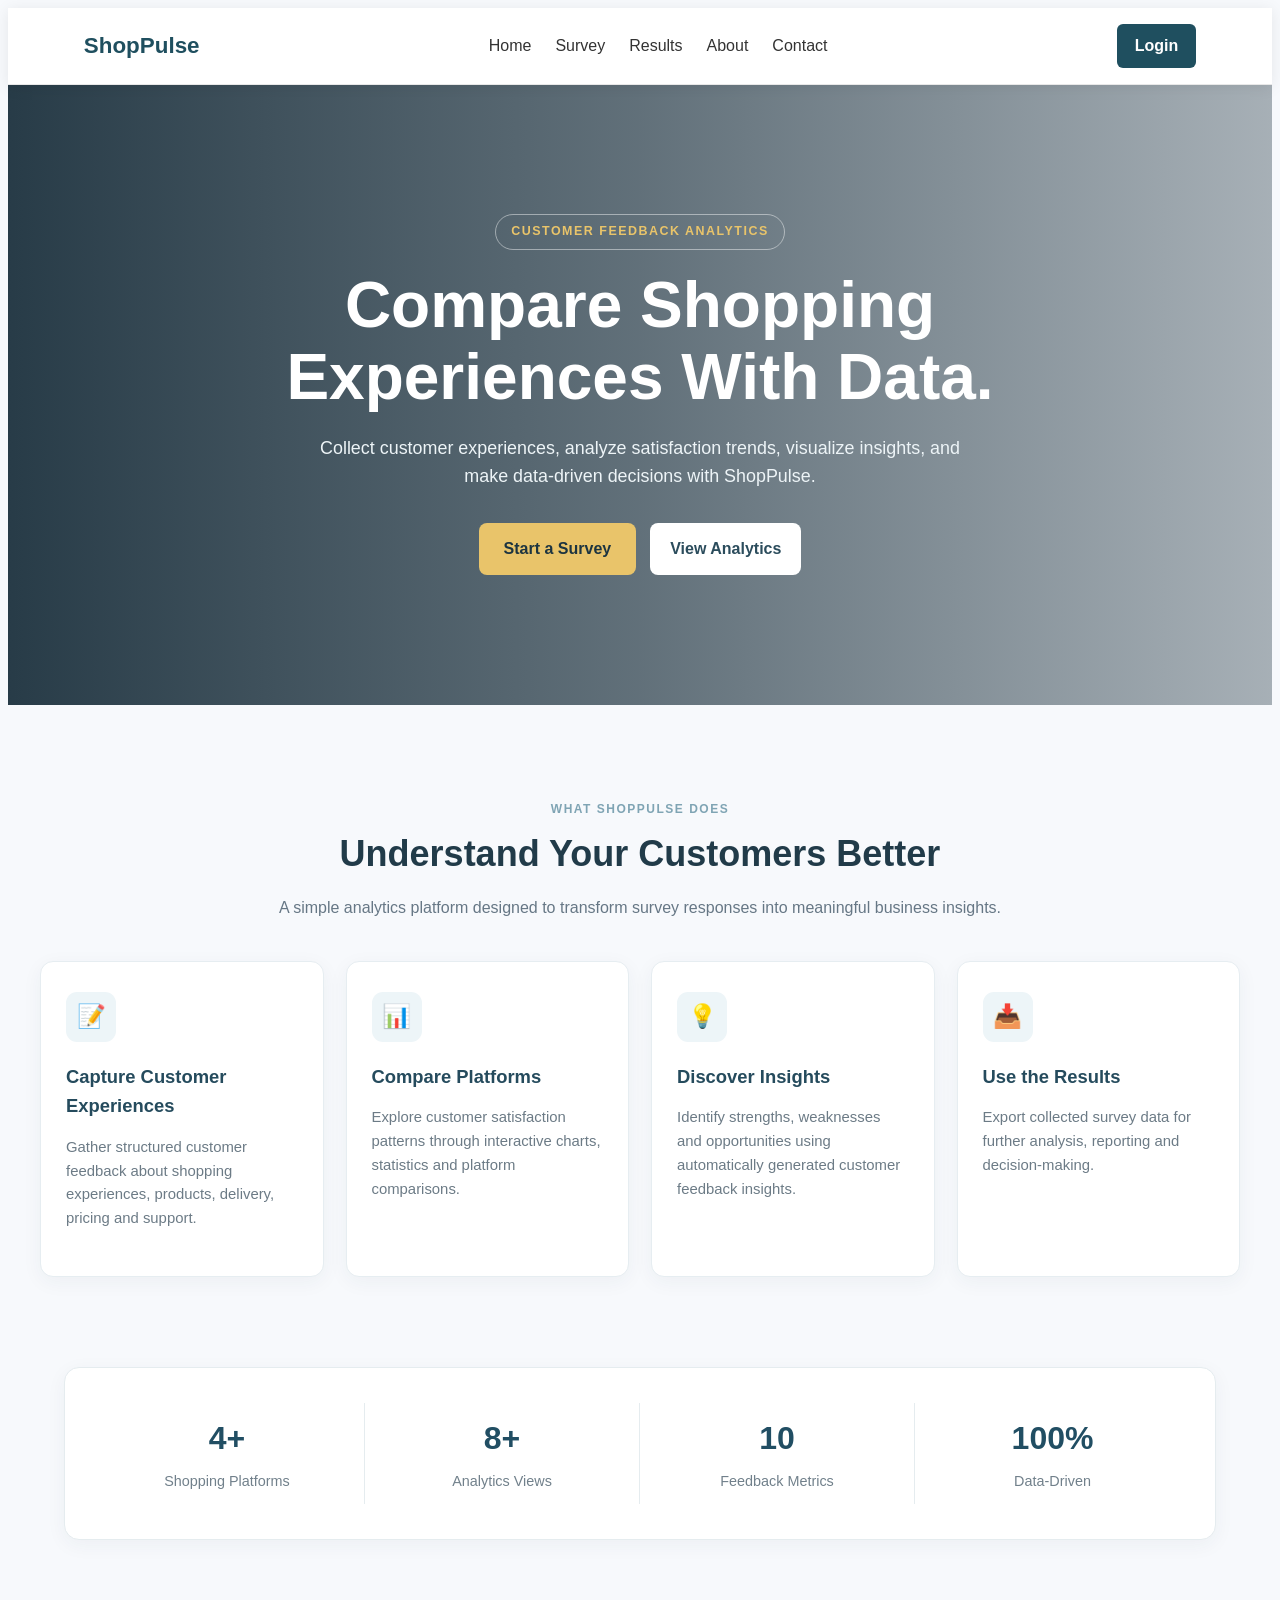
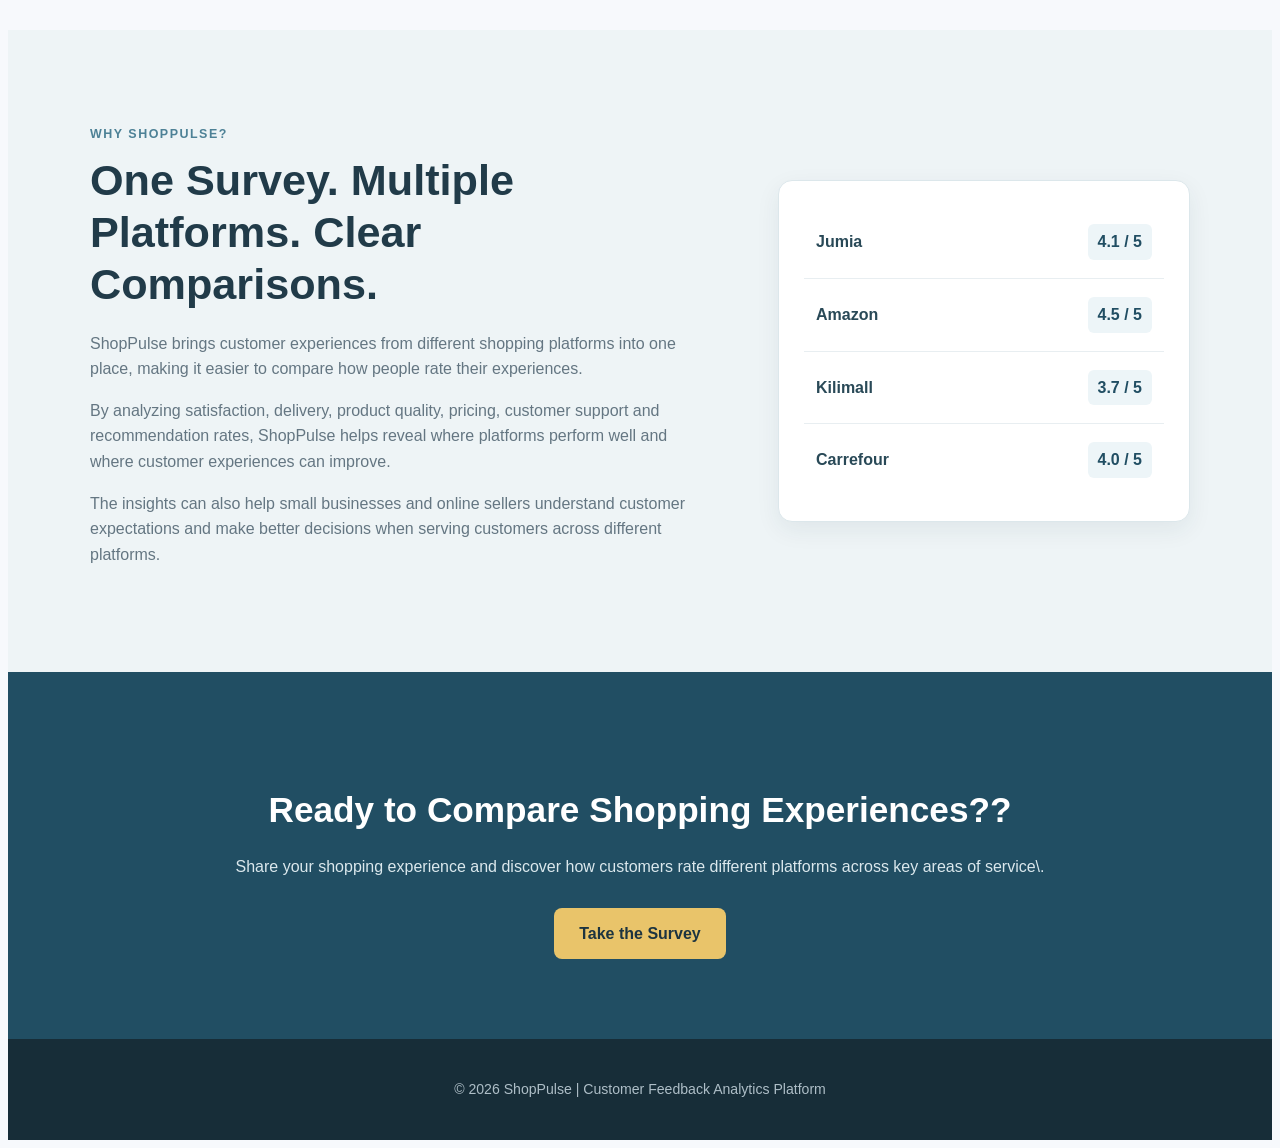
<file: index.html>
﻿<!DOCTYPE html>
<html lang="en">
<head>
    <meta charset="UTF-8">
    <meta name="viewport" content="width=device-width, initial-scale=1.0">
    <meta name="description" content="ShopPulse - Customer Feedback Analytics Platform">
    <title>ShopPulse | Customer Feedback Analytics</title>
    <link rel="stylesheet" href="css/styles.css">
</head>

<body>
<header class="simple-nav">
    <a href="index.html" class="simple-logo">ShopPulse</a>
    <nav>
        <a href="index.html">Home</a>
        <a href="survey.html">Survey</a>
        <a href="results.html">Results</a>
        <a href="about.html">About</a>
        <a href="contact.html">Contact</a>
    </nav>
    <a href="login.html" class="nav-login">Login</a>
</header>




<main>

<section class="hero">
    <div class="hero-overlay"></div>

    <div class="hero-content">
        <span class="hero-badge">CUSTOMER FEEDBACK ANALYTICS</span>

        <h2>Compare Shopping Experiences With Data.</h2>

        <p>
            Collect customer experiences, analyze satisfaction trends,
            visualize insights, and make data-driven decisions with ShopPulse.
        </p>

        <div class="hero-actions">
            <a href="survey.html" class="cta-button">Start a Survey</a>
            <a href="results.html" class="secondary-button">View Analytics</a>
        </div>
    </div>
</section>

<section class="features-section">

    <div class="section-heading">
        <span>WHAT SHOPPULSE DOES</span>
        <h2>Understand Your Customers Better</h2>
        <p>
            A simple analytics platform designed to transform survey responses
            into meaningful business insights.
        </p>
    </div>

    <div class="features-grid">

        <article class="feature-card">
            <div class="feature-icon">📝</div>
            <h3>Capture Customer Experiences</h3>
            <p>
                Gather structured customer feedback about shopping experiences,
                products, delivery, pricing and support.
            </p>
        </article>

        <article class="feature-card">
            <div class="feature-icon">📊</div>
            <h3>Compare Platforms</h3>
            <p>
                Explore customer satisfaction patterns through interactive
                charts, statistics and platform comparisons.
            </p>
        </article>

        <article class="feature-card">
            <div class="feature-icon">💡</div>
            <h3>Discover Insights</h3>
            <p>
                Identify strengths, weaknesses and opportunities using
                automatically generated customer feedback insights.
            </p>
        </article>

        <article class="feature-card">
            <div class="feature-icon">📥</div>
            <h3>Use the Results</h3>
            <p>
                Export collected survey data for further analysis,
                reporting and decision-making.
            </p>
        </article>

    </div>

</section>

<section class="stats-section">

    <div class="stat">
        <strong>4+</strong>
        <span>Shopping Platforms</span>
    </div>

    <div class="stat">
        <strong>8+</strong>
        <span>Analytics Views</span>
    </div>

    <div class="stat">
        <strong>10</strong>
        <span>Feedback Metrics</span>
    </div>

    <div class="stat">
        <strong>100%</strong>
        <span>Data-Driven</span>
    </div>

</section>

<section class="purpose-section">

    <div class="purpose-content">

        <div class="purpose-text">
            <span>WHY SHOPPULSE?</span>

            <h2>One Survey. Multiple Platforms. Clear Comparisons.</h2>

            <p>
                ShopPulse brings customer experiences from different shopping
                platforms into one place, making it easier to compare how
                people rate their experiences.
            </p>

            <p>
                By analyzing satisfaction, delivery, product quality, pricing,
                customer support and recommendation rates, ShopPulse helps
                reveal where platforms perform well and where customer
                experiences can improve.
            </p>

            <p>
                The insights can also help small businesses and online sellers
                understand customer expectations and make better decisions
                when serving customers across different platforms.
            </p>
        </div>

        <div class="comparison-preview">

            <div class="comparison-item">
                <strong>Jumia</strong>
                <span>4.1 / 5</span>
            </div>

            <div class="comparison-item">
                <strong>Amazon</strong>
                <span>4.5 / 5</span>
            </div>

            <div class="comparison-item">
                <strong>Kilimall</strong>
                <span>3.7 / 5</span>
            </div>

            <div class="comparison-item">
                <strong>Carrefour</strong>
                <span>4.0 / 5</span>
            </div>

        </div>

    </div>

</section>
<section class="cta-section">

    <h2>Ready to Compare Shopping Experiences??</h2>

    <p>
        Share your shopping experience and discover how customers rate different platforms across key areas of service\.
    </p>

    <a href="survey.html" class="cta-button">Take the Survey</a>

</section>

</main>

<footer>
    <p>&copy; 2026 ShopPulse | Customer Feedback Analytics Platform</p>
</footer>

<script src="js/app.js"></script>

</body>
</html>
</file>
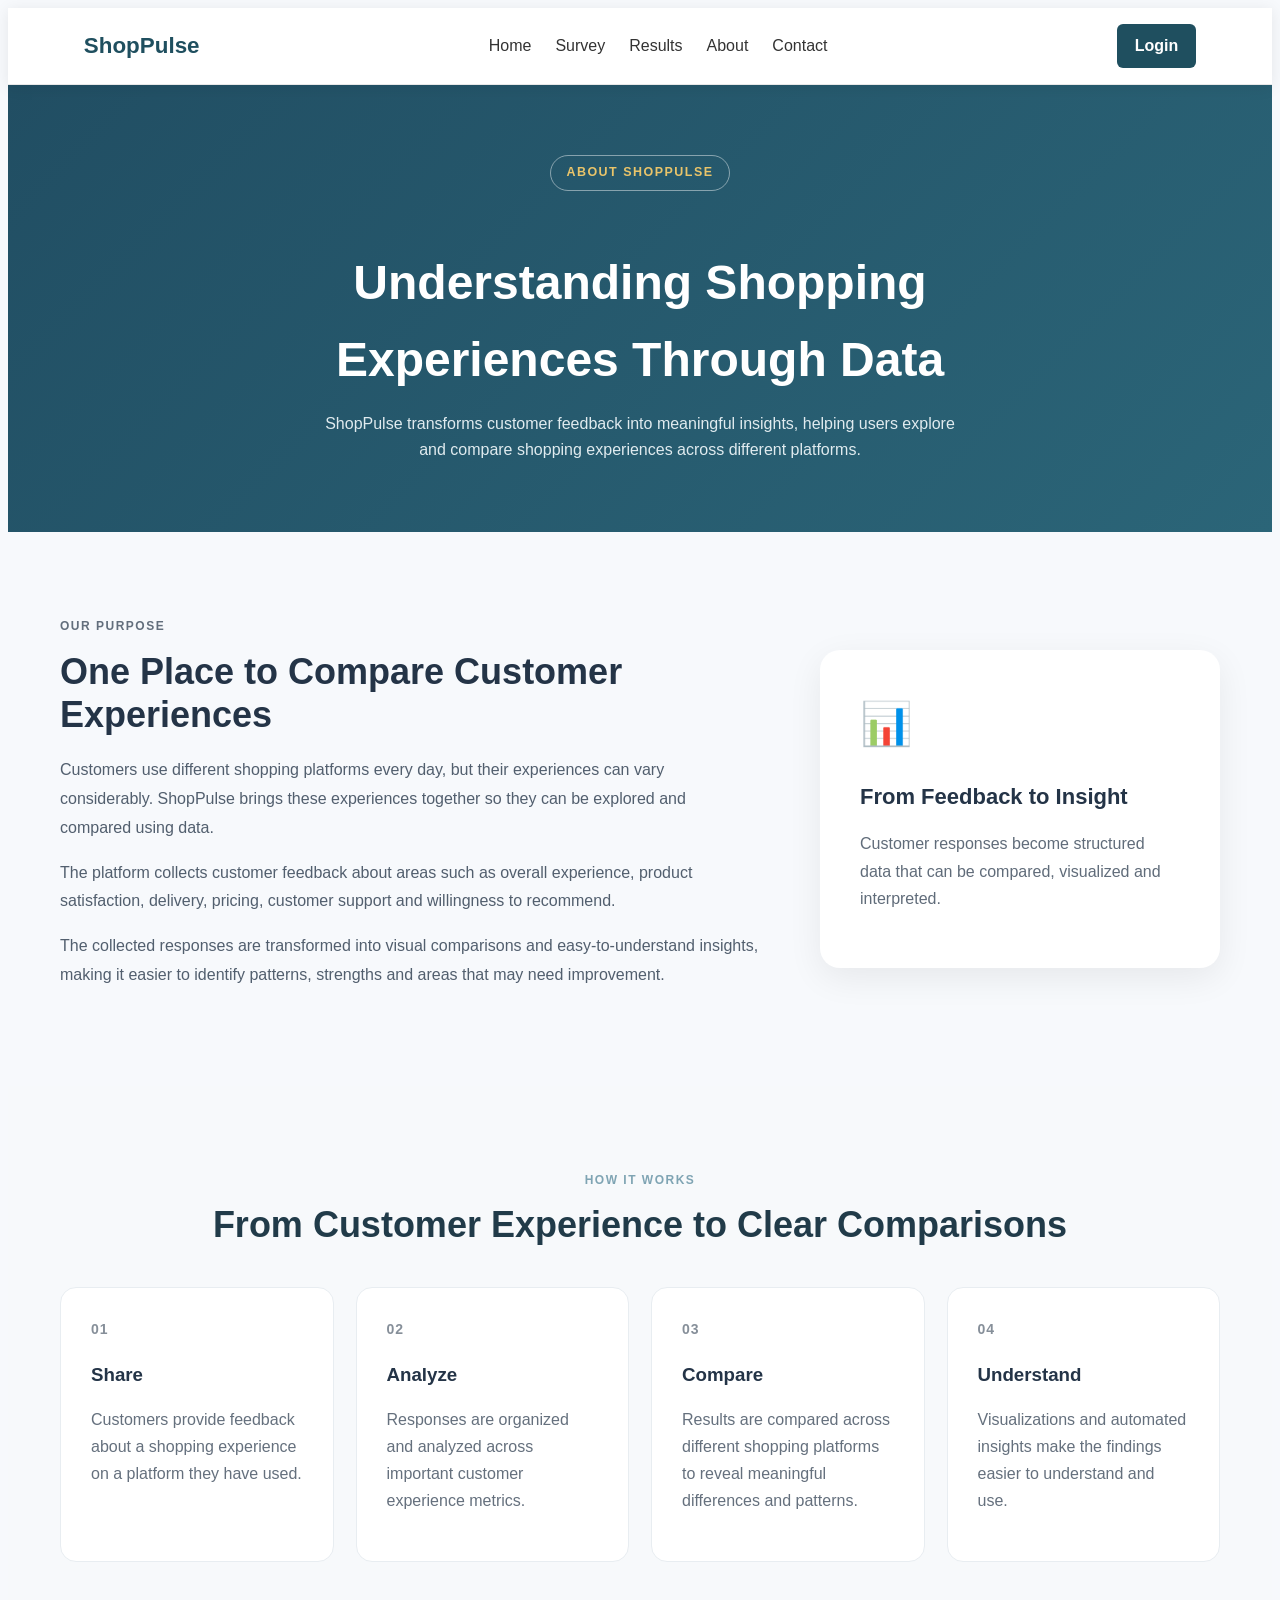
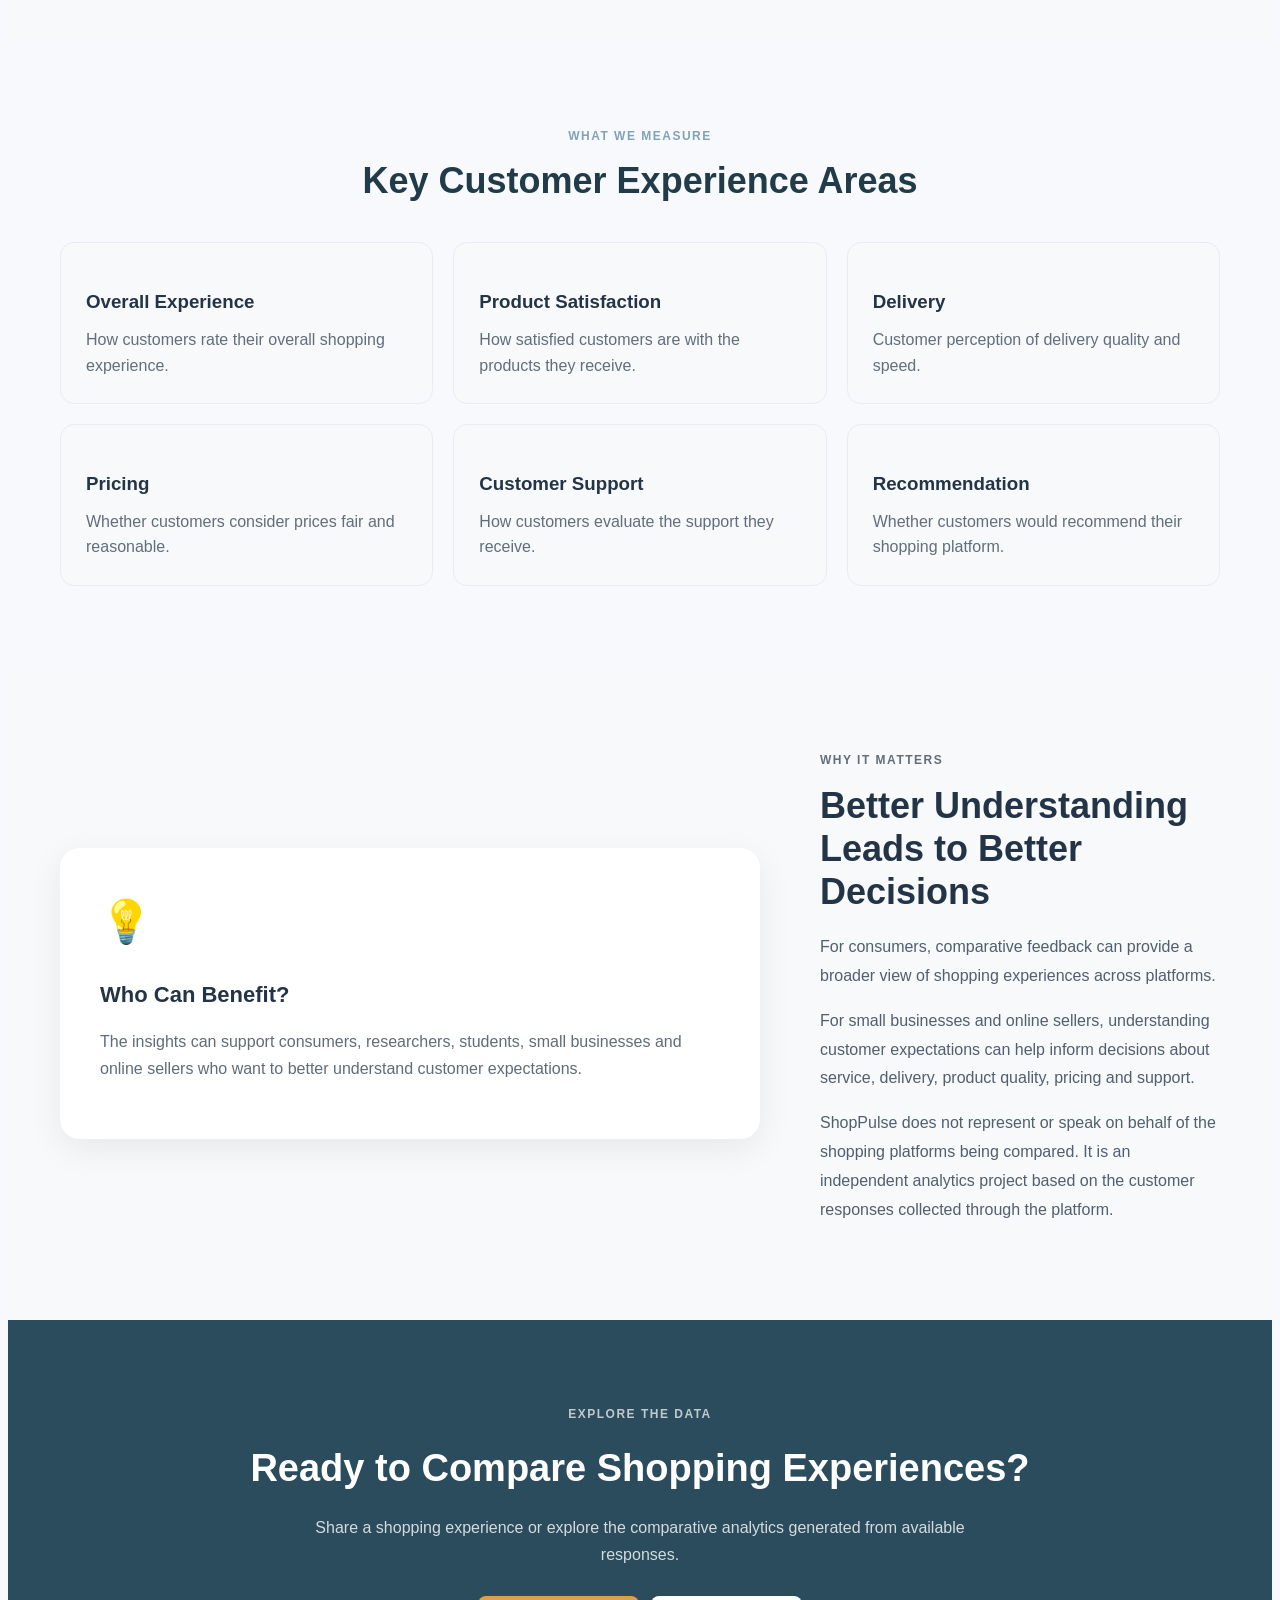
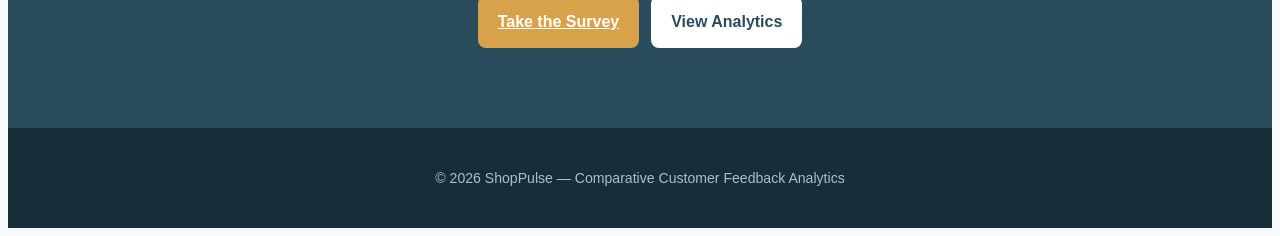
<file: about.html>
﻿<!DOCTYPE html>
<html lang="en">
<head>
    <meta charset="UTF-8">
    <meta name="viewport" content="width=device-width, initial-scale=1.0">
    <title>ShopPulse | About</title>
    <link rel="stylesheet" href="css/styles.css">
</head>

<body>
<header class="simple-nav">
    <a href="index.html" class="simple-logo">ShopPulse</a>
    <nav>
        <a href="index.html">Home</a>
        <a href="survey.html">Survey</a>
        <a href="results.html">Results</a>
        <a href="about.html">About</a>
        <a href="contact.html">Contact</a>
    </nav>
    <a href="login.html" class="nav-login">Login</a>
</header>



<main>

    <section class="page-intro">
    <div>
        <span class="hero-badge">ABOUT SHOPPULSE</span>

        <h2>Understanding Shopping Experiences Through Data</h2>

        <p>
            ShopPulse transforms customer feedback into meaningful insights,
            helping users explore and compare shopping experiences across
            different platforms.
        </p>
    </div>
</section>

    <section class="about-section">

        <div class="about-content">

            <div class="about-text">
                <span>OUR PURPOSE</span>

                <h2>One Place to Compare Customer Experiences</h2>

                <p>
                    Customers use different shopping platforms every day,
                    but their experiences can vary considerably. ShopPulse
                    brings these experiences together so they can be explored
                    and compared using data.
                </p>

                <p>
                    The platform collects customer feedback about areas such as
                    overall experience, product satisfaction, delivery,
                    pricing, customer support and willingness to recommend.
                </p>

                <p>
                    The collected responses are transformed into visual
                    comparisons and easy-to-understand insights, making it
                    easier to identify patterns, strengths and areas that
                    may need improvement.
                </p>
            </div>

            <div class="about-card">
                <div class="about-card-icon">📊</div>
                <h3>From Feedback to Insight</h3>
                <p>
                    Customer responses become structured data that can be
                    compared, visualized and interpreted.
                </p>
            </div>

        </div>

    </section>

    <section class="about-section light-section">

        <div class="section-heading">
            <span>HOW IT WORKS</span>
            <h2>From Customer Experience to Clear Comparisons</h2>
        </div>

        <div class="about-steps">

            <div class="about-step">
                <div class="step-number">01</div>
                <h3>Share</h3>
                <p>
                    Customers provide feedback about a shopping experience
                    on a platform they have used.
                </p>
            </div>

            <div class="about-step">
                <div class="step-number">02</div>
                <h3>Analyze</h3>
                <p>
                    Responses are organized and analyzed across important
                    customer experience metrics.
                </p>
            </div>

            <div class="about-step">
                <div class="step-number">03</div>
                <h3>Compare</h3>
                <p>
                    Results are compared across different shopping platforms
                    to reveal meaningful differences and patterns.
                </p>
            </div>

            <div class="about-step">
                <div class="step-number">04</div>
                <h3>Understand</h3>
                <p>
                    Visualizations and automated insights make the findings
                    easier to understand and use.
                </p>
            </div>

        </div>

    </section>

    <section class="about-section">

        <div class="section-heading">
            <span>WHAT WE MEASURE</span>
            <h2>Key Customer Experience Areas</h2>
        </div>

        <div class="metric-grid">

            <div class="metric-card">
                <h3>Overall Experience</h3>
                <p>How customers rate their overall shopping experience.</p>
            </div>

            <div class="metric-card">
                <h3>Product Satisfaction</h3>
                <p>How satisfied customers are with the products they receive.</p>
            </div>

            <div class="metric-card">
                <h3>Delivery</h3>
                <p>Customer perception of delivery quality and speed.</p>
            </div>

            <div class="metric-card">
                <h3>Pricing</h3>
                <p>Whether customers consider prices fair and reasonable.</p>
            </div>

            <div class="metric-card">
                <h3>Customer Support</h3>
                <p>How customers evaluate the support they receive.</p>
            </div>

            <div class="metric-card">
                <h3>Recommendation</h3>
                <p>Whether customers would recommend their shopping platform.</p>
            </div>

        </div>

    </section>

    <section class="about-section light-section">

        <div class="about-content">

            <div class="about-card">
                <div class="about-card-icon">💡</div>
                <h3>Who Can Benefit?</h3>
                <p>
                    The insights can support consumers, researchers, students,
                    small businesses and online sellers who want to better
                    understand customer expectations.
                </p>
            </div>

            <div class="about-text">
                <span>WHY IT MATTERS</span>

                <h2>Better Understanding Leads to Better Decisions</h2>

                <p>
                    For consumers, comparative feedback can provide a broader
                    view of shopping experiences across platforms.
                </p>

                <p>
                    For small businesses and online sellers, understanding
                    customer expectations can help inform decisions about
                    service, delivery, product quality, pricing and support.
                </p>

                <p>
                    ShopPulse does not represent or speak on behalf of the
                    shopping platforms being compared. It is an independent
                    analytics project based on the customer responses collected
                    through the platform.
                </p>
            </div>

        </div>

    </section>

    <section class="about-cta">

        <span>EXPLORE THE DATA</span>

        <h2>Ready to Compare Shopping Experiences?</h2>

        <p>
            Share a shopping experience or explore the comparative analytics
            generated from available responses.
        </p>

        <div class="cta-buttons">
            <a href="survey.html" class="primary-button">Take the Survey</a>
            <a href="results.html" class="secondary-button">View Analytics</a>
        </div>

    </section>

</main>

<footer class="footer">
    <p>&copy; 2026 ShopPulse — Comparative Customer Feedback Analytics</p>
</footer>

<script src="js/app.js"></script>

</body>
</html>
</file>
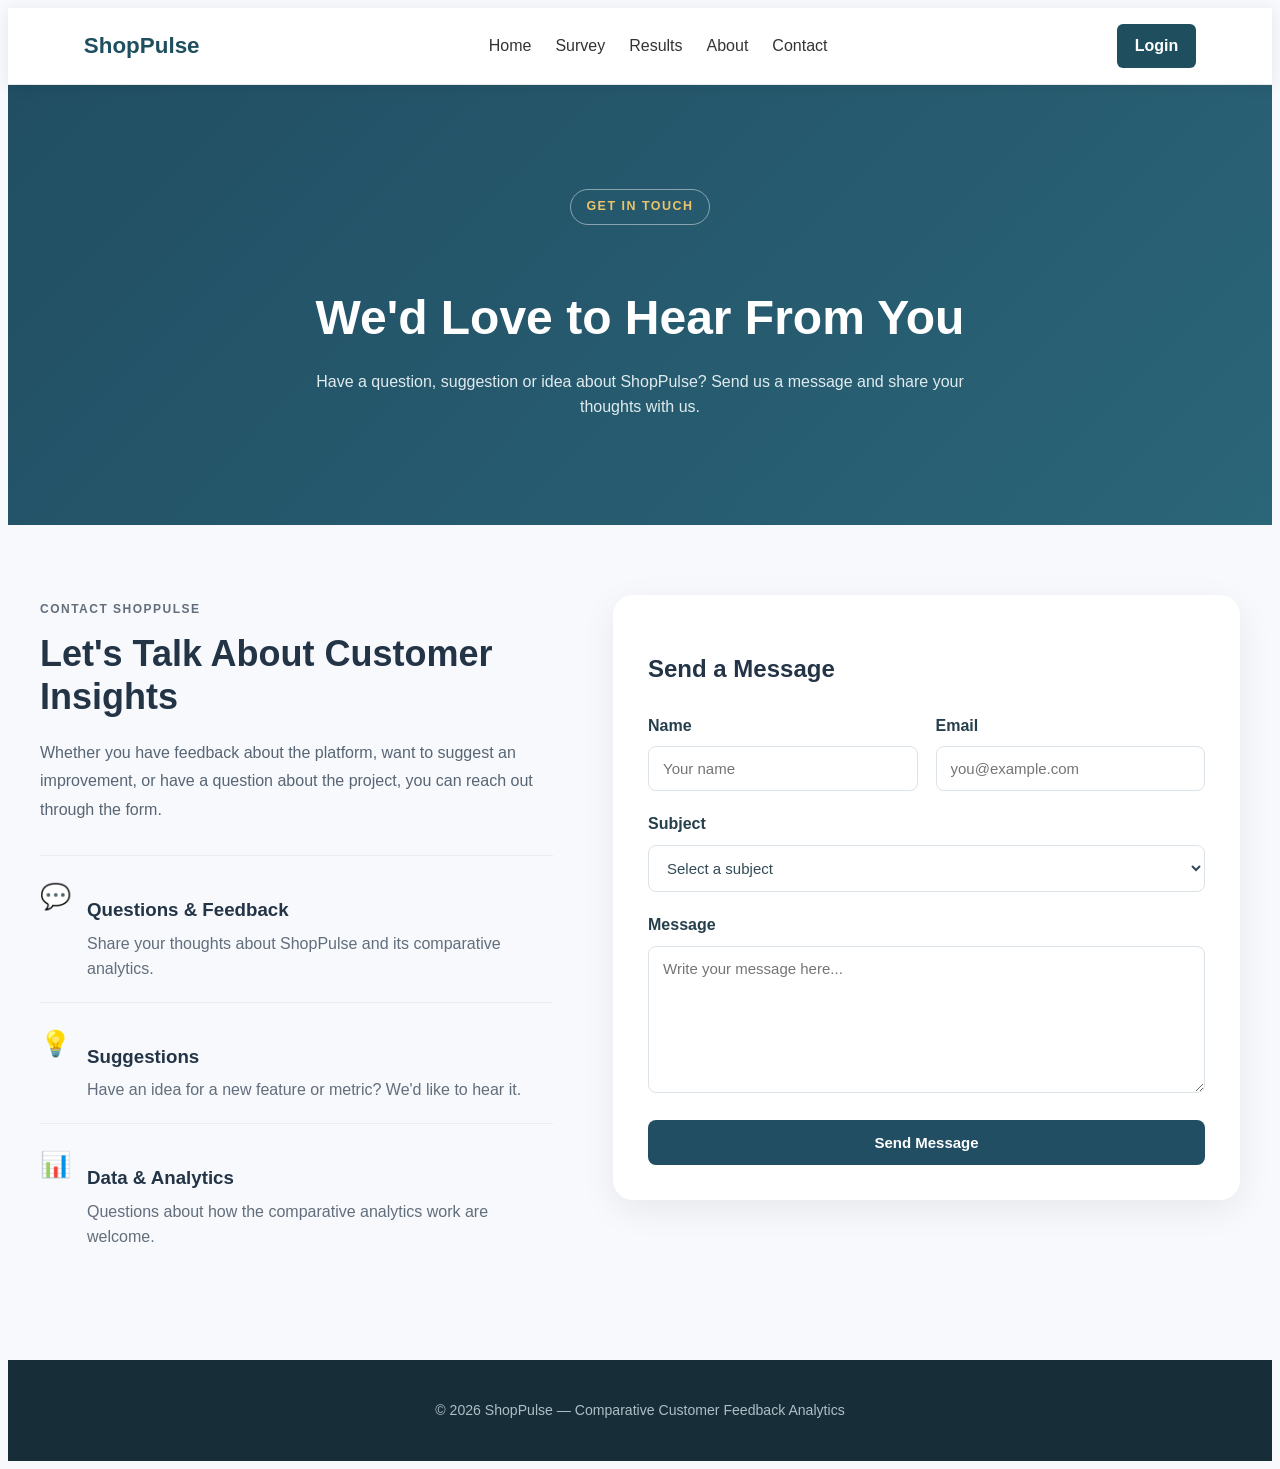
<file: contact.html>
﻿<!DOCTYPE html>
<html lang="en">
<head>
    <meta charset="UTF-8">
    <meta name="viewport" content="width=device-width, initial-scale=1.0">
    <title>ShopPulse | Contact</title>
    <link rel="stylesheet" href="css/styles.css">
</head>

<body>
<header class="simple-nav">
    <a href="index.html" class="simple-logo">ShopPulse</a>
    <nav>
        <a href="index.html">Home</a>
        <a href="survey.html">Survey</a>
        <a href="results.html">Results</a>
        <a href="about.html">About</a>
        <a href="contact.html">Contact</a>
    </nav>
    <a href="login.html" class="nav-login">Login</a>
</header>



<main>

    <section class="page-intro">
    <div>
        <span class="hero-badge">GET IN TOUCH</span>

        <h2>We'd Love to Hear From You</h2>

        <p>
            Have a question, suggestion or idea about ShopPulse?
            Send us a message and share your thoughts with us.
        </p>
    </div>
</section>

    <section class="contact-section">

        <div class="contact-grid">

            <div class="contact-info">

                <span>CONTACT SHOPPULSE</span>

                <h2>Let's Talk About Customer Insights</h2>

                <p>
                    Whether you have feedback about the platform, want to
                    suggest an improvement, or have a question about the
                    project, you can reach out through the form.
                </p>

                <div class="contact-info-card">
                    <div class="contact-icon">💬</div>
                    <div>
                        <h3>Questions & Feedback</h3>
                        <p>
                            Share your thoughts about ShopPulse and its
                            comparative analytics.
                        </p>
                    </div>
                </div>

                <div class="contact-info-card">
                    <div class="contact-icon">💡</div>
                    <div>
                        <h3>Suggestions</h3>
                        <p>
                            Have an idea for a new feature or metric?
                            We'd like to hear it.
                        </p>
                    </div>
                </div>

                <div class="contact-info-card">
                    <div class="contact-icon">📊</div>
                    <div>
                        <h3>Data & Analytics</h3>
                        <p>
                            Questions about how the comparative analytics
                            work are welcome.
                        </p>
                    </div>
                </div>

            </div>

            <div class="contact-form-card">

                <h2>Send a Message</h2>

                <form id="contactForm">

                    <div class="form-row">

                        <div class="form-group">
                            <label for="name">Name</label>
                            <input
                                type="text"
                                id="name"
                                name="name"
                                placeholder="Your name"
                                required
                            >
                        </div>

                        <div class="form-group">
                            <label for="email">Email</label>
                            <input
                                type="email"
                                id="email"
                                name="email"
                                placeholder="you@example.com"
                                required
                            >
                        </div>

                    </div>

                    <div class="form-group">

                        <label for="subject">Subject</label>

                        <select id="subject" name="subject" required>

                            <option value="">Select a subject</option>
                            <option value="General Question">
                                General Question
                            </option>
                            <option value="Feedback">
                                Feedback
                            </option>
                            <option value="Suggestion">
                                Feature Suggestion
                            </option>
                            <option value="Analytics">
                                Analytics Question
                            </option>
                            <option value="Other">
                                Other
                            </option>

                        </select>

                    </div>

                    <div class="form-group">

                        <label for="message">Message</label>

                        <textarea
                            id="message"
                            name="message"
                            rows="7"
                            placeholder="Write your message here..."
                            required
                        ></textarea>

                    </div>

                    <button
                        type="submit"
                        class="submit-button"
                    >
                        Send Message
                    </button>

                    <div
                        id="contactMessage"
                        class="survey-message"
                    ></div>

                </form>

            </div>

        </div>

    </section>

</main>

<footer class="footer">
    <p>&copy; 2026 ShopPulse — Comparative Customer Feedback Analytics</p>
</footer>

<script src="js/app.js"></script>
<script src="js/contact.js"></script>

</body>
</html>
</file>
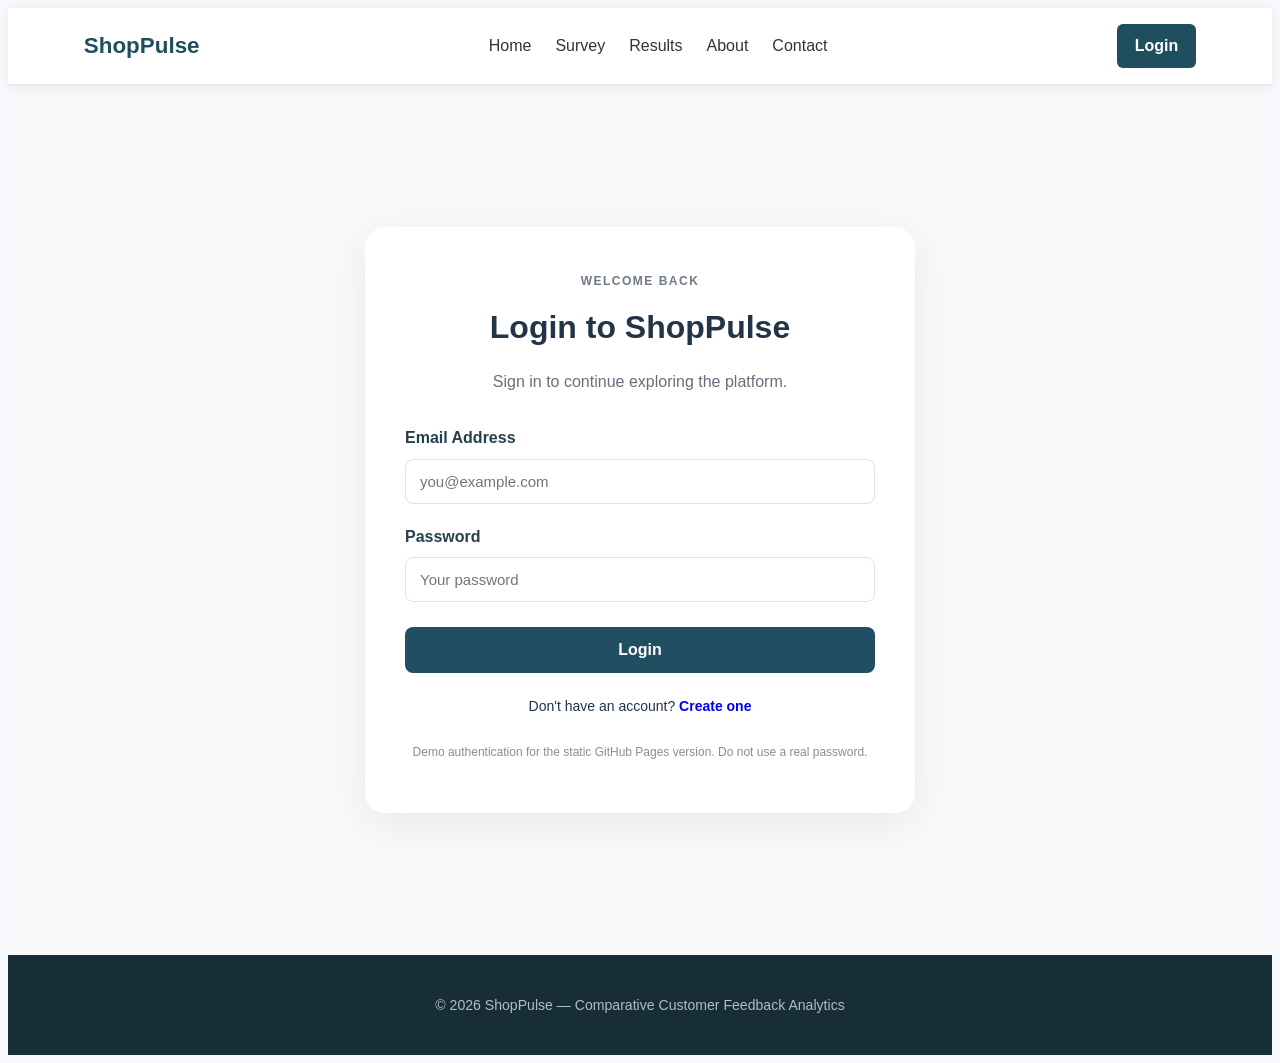
<file: login.html>
﻿<!DOCTYPE html>
<html lang="en">
<head>
    <meta charset="UTF-8">
    <meta name="viewport" content="width=device-width, initial-scale=1.0">
    <title>ShopPulse | Login</title>
    <link rel="stylesheet" href="css/styles.css">
</head>

<body>
<header class="simple-nav">
    <a href="index.html" class="simple-logo">ShopPulse</a>
    <nav>
        <a href="index.html">Home</a>
        <a href="survey.html">Survey</a>
        <a href="results.html">Results</a>
        <a href="about.html">About</a>
        <a href="contact.html">Contact</a>
    </nav>
    <a href="login.html" class="nav-login">Login</a>
</header>



<main class="auth-page">

    <div class="auth-card">

        <div class="auth-header">
            <span>WELCOME BACK</span>
            <h1>Login to ShopPulse</h1>
            <p>
                Sign in to continue exploring the platform.
            </p>
        </div>

        <form id="loginForm">

            <div class="form-group">
                <label for="loginEmail">Email Address</label>
                <input
                    type="email"
                    id="loginEmail"
                    placeholder="you@example.com"
                    required
                >
            </div>

            <div class="form-group">
                <label for="loginPassword">Password</label>
                <input
                    type="password"
                    id="loginPassword"
                    placeholder="Your password"
                    required
                >
            </div>

            <button type="submit" class="submit-button">
                Login
            </button>

            <div id="loginMessage" class="survey-message"></div>

        </form>

        <div class="auth-footer">
            Don't have an account?
            <a href="register.html">Create one</a>
        </div>

        <p class="demo-notice">
            Demo authentication for the static GitHub Pages version.
            Do not use a real password.
        </p>

    </div>

</main>

<footer class="footer">
    <p>&copy; 2026 ShopPulse — Comparative Customer Feedback Analytics</p>
</footer>

<script src="js/app.js"></script>
<script src="js/auth.js"></script>

</body>
</html>
</file>
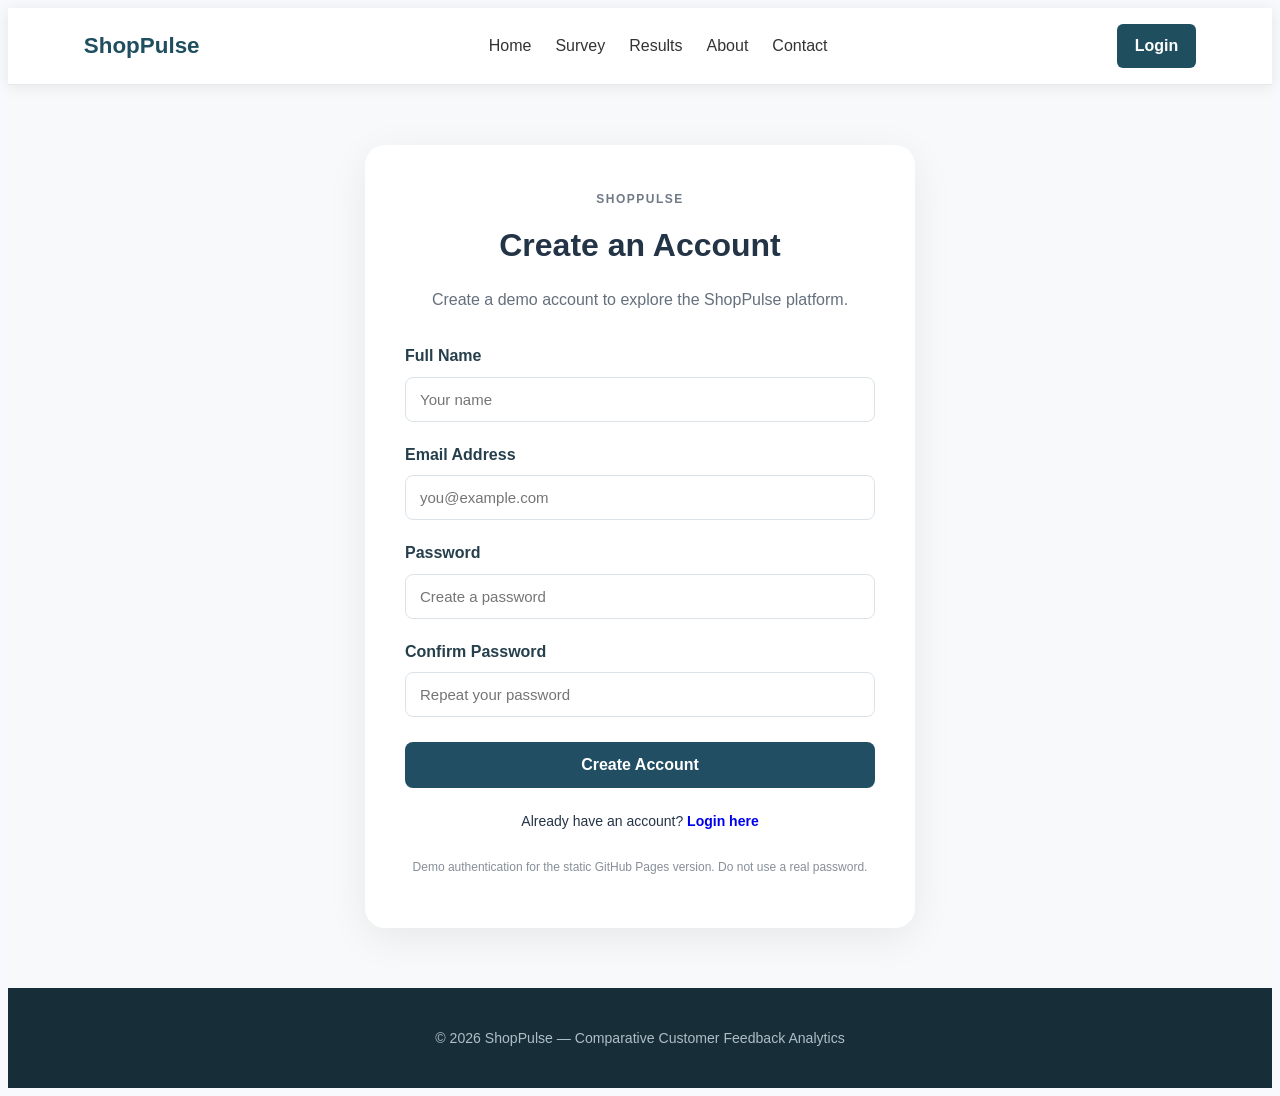
<file: register.html>
﻿<!DOCTYPE html>
<html lang="en">
<head>
    <meta charset="UTF-8">
    <meta name="viewport" content="width=device-width, initial-scale=1.0">
    <title>ShopPulse | Register</title>
    <link rel="stylesheet" href="css/styles.css">
</head>

<body>
<header class="simple-nav">
    <a href="index.html" class="simple-logo">ShopPulse</a>
    <nav>
        <a href="index.html">Home</a>
        <a href="survey.html">Survey</a>
        <a href="results.html">Results</a>
        <a href="about.html">About</a>
        <a href="contact.html">Contact</a>
    </nav>
    <a href="login.html" class="nav-login">Login</a>
</header>



<main class="auth-page">

    <div class="auth-card">

        <div class="auth-header">
            <span>SHOPPULSE</span>
            <h1>Create an Account</h1>
            <p>
                Create a demo account to explore the ShopPulse platform.
            </p>
        </div>

        <form id="registerForm">

            <div class="form-group">
                <label for="registerName">Full Name</label>
                <input
                    type="text"
                    id="registerName"
                    placeholder="Your name"
                    required
                >
            </div>

            <div class="form-group">
                <label for="registerEmail">Email Address</label>
                <input
                    type="email"
                    id="registerEmail"
                    placeholder="you@example.com"
                    required
                >
            </div>

            <div class="form-group">
                <label for="registerPassword">Password</label>
                <input
                    type="password"
                    id="registerPassword"
                    placeholder="Create a password"
                    minlength="6"
                    required
                >
            </div>

            <div class="form-group">
                <label for="confirmPassword">Confirm Password</label>
                <input
                    type="password"
                    id="confirmPassword"
                    placeholder="Repeat your password"
                    minlength="6"
                    required
                >
            </div>

            <button type="submit" class="submit-button">
                Create Account
            </button>

            <div id="registerMessage" class="survey-message"></div>

        </form>

        <div class="auth-footer">
            Already have an account?
            <a href="login.html">Login here</a>
        </div>

        <p class="demo-notice">
            Demo authentication for the static GitHub Pages version.
            Do not use a real password.
        </p>

    </div>

</main>

<footer class="footer">
    <p>&copy; 2026 ShopPulse — Comparative Customer Feedback Analytics</p>
</footer>

<script src="js/app.js"></script>
<script src="js/auth.js"></script>

</body>
</html>
</file>
<file: css/styles.css>
```css
/* =========================================================
   ShopPulse - Main Stylesheet
   Customer Feedback Analytics Platform
   ========================================================= */

* {
    margin: 0;
    padding: 0;
    box-sizing: border-box;
}

html {
    scroll-behavior: smooth;
}

body {
    font-family: "Segoe UI", Arial, sans-serif;
    color: #243447;
    background: #f7f9fc;
    line-height: 1.6;
}

/* =========================================================
   NAVIGATION
   ========================================================= */

header {
    position: relative;
    z-index: 10;
    background: #ffffff;
    box-shadow: 0 2px 15px rgba(0, 0, 0, 0.08);
}

.navbar {
    max-width: 1200px;
    margin: 0 auto;
    min-height: 72px;
    padding: 0 25px;

    display: flex;
    align-items: center;
    justify-content: space-between;
    gap: 30px;
}

.navbar h1 {
    font-size: 1.65rem;
    font-weight: 700;
    color: #214e63;
    white-space: nowrap;
}

.nav-links {
    display: flex;
    align-items: center;
    gap: 7px;
    list-style: none;
}

.nav-links a {
    display: block;
    padding: 9px 13px;
    color: #405466;
    text-decoration: none;
    font-size: 0.94rem;
    font-weight: 500;
    border-radius: 7px;
    transition: all 0.25s ease;
}

.nav-links a:hover,
.nav-links a.active {
    color: #214e63;
    background: #edf5f8;
}

.nav-links .nav-button {
    color: #ffffff;
    background: #214e63;
    padding: 9px 17px;
}

.nav-links .nav-button:hover {
    color: #ffffff;
    background: #173c4d;
}

/* =========================================================
   HERO
   ========================================================= */

.hero {
    min-height: 620px;
    position: relative;

    display: flex;
    align-items: center;
    justify-content: center;

    background-image: none;
    background-size: cover;
    background-position: center;
    color: #ffffff;
}

.hero-overlay {
    position: absolute;
    inset: 0;
    background: linear-gradient(
        90deg,
        rgba(17, 39, 52, 0.90),
        rgba(17, 39, 52, 0.65),
        rgba(17, 39, 52, 0.35)
    );
}

.hero-content {
    position: relative;
    z-index: 2;

    width: 100%;
    max-width: 850px;
    padding: 70px 25px;

    text-align: center;
}

.hero-badge {
    display: inline-block;
    margin-bottom: 20px;
    padding: 7px 15px;

    border: 1px solid rgba(255, 255, 255, 0.45);
    border-radius: 30px;

    color: #e9c46a;
    font-size: 0.78rem;
    font-weight: 700;
    letter-spacing: 1.5px;
}

.hero h2 {
    max-width: 800px;
    margin: 0 auto 20px;

    font-size: clamp(2.4rem, 5vw, 4.2rem);
    line-height: 1.12;
    font-weight: 750;
}

.hero p {
    max-width: 680px;
    margin: 0 auto 32px;

    color: #edf4f7;
    font-size: 1.12rem;
}

.hero-actions {
    display: flex;
    justify-content: center;
    align-items: center;
    flex-wrap: wrap;
    gap: 14px;
}

.cta-button,
.secondary-button {
    display: inline-block;
    padding: 13px 25px;

    border-radius: 8px;
    text-decoration: none;
    font-weight: 650;

    transition: transform 0.25s ease, box-shadow 0.25s ease;
}

.cta-button {
    color: #1c3440;
    background: #e9c46a;
}

.cta-button:hover {
    transform: translateY(-2px);
    box-shadow: 0 8px 20px rgba(0, 0, 0, 0.20);
}

.secondary-button {
    color: #ffffff;
    border: 1px solid rgba(255, 255, 255, 0.65);
    background: rgba(255, 255, 255, 0.08);
}

.secondary-button:hover {
    transform: translateY(-2px);
    background: rgba(255, 255, 255, 0.16);
}

/* =========================================================
   SECTION HEADINGS
   ========================================================= */

.features-section {
    max-width: 1200px;
    margin: 0 auto;
    padding: 90px 25px;
}

.section-heading {
    max-width: 700px;
    margin: 0 auto 50px;
    text-align: center;
}

.section-heading span {
    color: #4d8196;
    font-size: 0.78rem;
    font-weight: 750;
    letter-spacing: 1.5px;
}

.section-heading h2 {
    margin: 8px 0 12px;

    color: #213b49;
    font-size: clamp(1.8rem, 4vw, 2.6rem);
    line-height: 1.2;
}

.section-heading p {
    color: #667785;
}

/* =========================================================
   FEATURE CARDS
   ========================================================= */

.features-grid {
    display: grid;
    grid-template-columns: repeat(4, 1fr);
    gap: 22px;
}

.feature-card {
    padding: 30px 25px;

    background: #ffffff;
    border: 1px solid #e6edf1;
    border-radius: 13px;

    box-shadow: 0 5px 20px rgba(32, 57, 69, 0.05);

    transition: transform 0.25s ease, box-shadow 0.25s ease;
}

.feature-card:hover {
    transform: translateY(-5px);
    box-shadow: 0 12px 28px rgba(32, 57, 69, 0.10);
}

.feature-icon {
    width: 50px;
    height: 50px;
    margin-bottom: 20px;

    display: flex;
    align-items: center;
    justify-content: center;

    border-radius: 11px;
    background: #edf5f8;

    font-size: 1.45rem;
}

.feature-card h3 {
    margin-bottom: 10px;
    color: #254b5d;
    font-size: 1.15rem;
}

.feature-card p {
    color: #6c7b86;
    font-size: 0.93rem;
}

/* =========================================================
   STATISTICS
   ========================================================= */

.stats-section {
    display: grid;
    grid-template-columns: repeat(4, 1fr);

    max-width: 1100px;
    margin: 0 auto 90px;
    padding: 35px 25px;

    background: #ffffff;
    border: 1px solid #e5ecef;
    border-radius: 15px;

    box-shadow: 0 5px 20px rgba(32, 57, 69, 0.05);
}

.stat {
    text-align: center;
    padding: 10px;
    border-right: 1px solid #e5ecef;
}

.stat:last-child {
    border-right: none;
}

.stat strong {
    display: block;
    margin-bottom: 4px;

    color: #214e63;
    font-size: 2rem;
}

.stat span {
    color: #71808b;
    font-size: 0.9rem;
}

/* =========================================================
   CTA
   ========================================================= */

.cta-section {
    padding: 80px 25px;

    color: #ffffff;
    text-align: center;
    background: #214e63;
}

.cta-section h2 {
    margin-bottom: 12px;
    font-size: 2.2rem;
}

.cta-section p {
    margin-bottom: 28px;
    color: #dbe8ed;
}

/* =========================================================
   FOOTER
   ========================================================= */

footer {
    padding: 25px;

    color: #aebec7;
    text-align: center;
    background: #172d38;

    font-size: 0.88rem;
}

/* =========================================================
   RESPONSIVE DESIGN
   ========================================================= */

@media (max-width: 1000px) {

    .navbar {
        flex-direction: column;
        padding-top: 18px;
        padding-bottom: 18px;
    }

    .nav-links {
        flex-wrap: wrap;
        justify-content: center;
    }

    .features-grid {
        grid-template-columns: repeat(2, 1fr);
    }

}

@media (max-width: 650px) {

    .navbar h1 {
        font-size: 1.4rem;
    }

    .nav-links {
        gap: 2px;
    }

    .nav-links a {
        padding: 7px 8px;
        font-size: 0.84rem;
    }

    .hero {
        min-height: 560px;
    }

    .hero h2 {
        font-size: 2.35rem;
    }

    .hero p {
        font-size: 1rem;
    }

    .features-section {
        padding: 65px 18px;
    }

    .features-grid {
        grid-template-columns: 1fr;
    }

    .stats-section {
        grid-template-columns: repeat(2, 1fr);
        margin-left: 18px;
        margin-right: 18px;
    }

    .stat {
        border-right: none;
        border-bottom: 1px solid #e5ecef;
        padding: 18px 8px;
    }

    .stat:nth-child(odd) {
        border-right: 1px solid #e5ecef;
    }

    .stat:nth-last-child(-n+2) {
        border-bottom: none;
    }

    .cta-section {
        padding: 65px 20px;
    }

    .cta-section h2 {
        font-size: 1.8rem;
    }

}

/* =========================================================
   SURVEY PAGE
   ========================================================= */

.page-intro {
    min-height: 300px;
    padding: 70px 25px;

    display: flex;
    align-items: center;
    justify-content: center;

    color: #ffffff;
    text-align: center;

    /* Removed survyback.png */
    background: linear-gradient(135deg, #214e63, #2b6578);
}

.page-intro > div {
    max-width: 750px;
}

.page-intro .hero-badge {
    margin-bottom: 15px;
}

.page-intro h2 {
    margin-bottom: 12px;
    font-size: clamp(2rem, 5vw, 3rem);
}

.page-intro p {
    max-width: 650px;
    margin: 0 auto;
    color: #e0ebef;
}

.survey-container {
    width: min(900px, calc(100% - 36px));
    margin: 55px auto 80px;
    padding: 45px;

    background: #ffffff;
    border: 1px solid #e2e9ed;
    border-radius: 15px;

    box-shadow: 0 8px 30px rgba(32, 57, 69, 0.07);
}

.survey-header {
    margin-bottom: 35px;
    padding-bottom: 20px;

    border-bottom: 1px solid #e8eef1;
}

.survey-header h2 {
    color: #214e63;
    margin-bottom: 5px;
}

.survey-header p {
    color: #71808b;
    font-size: 0.92rem;
}

.form-group {
    margin-bottom: 28px;
}

.form-group > label {
    display: block;
    margin-bottom: 10px;

    color: #263f4c;
    font-weight: 650;
}

.form-group select,
.form-group textarea {
    width: 100%;
    padding: 13px 14px;

    color: #334b57;
    background: #fbfcfd;

    border: 1px solid #d7e1e6;
    border-radius: 8px;

    font-family: inherit;
    font-size: 0.95rem;

    outline: none;
    transition: border-color 0.2s ease, box-shadow 0.2s ease;
}

.form-group select:focus,
.form-group textarea:focus {
    border-color: #4d8196;
    box-shadow: 0 0 0 3px rgba(77, 129, 150, 0.12);
}

.form-group textarea {
    resize: vertical;
    min-height: 120px;
}

/* Platform selection */

.platform-selection {
    display: grid;
    grid-template-columns: repeat(4, 1fr);
    gap: 15px;
}

.platform-option {
    position: relative;

    display: flex;
    flex-direction: column;
    align-items: center;
    justify-content: center;

    min-height: 145px;
    padding: 15px;

    background: #fbfcfd;
    border: 2px solid #e1e9ed;
    border-radius: 10px;

    cursor: pointer;
    transition: all 0.2s ease;
}

.platform-option:hover {
    border-color: #8eabb8;
    transform: translateY(-2px);
}

.platform-option input {
    position: absolute;
    opacity: 0;
}

.platform-option:has(input:checked) {
    border-color: #214e63;
    background: #edf5f8;
    box-shadow: 0 4px 15px rgba(33, 78, 99, 0.10);
}

.platform-option img {
    width: 75px;
    height: 55px;
    object-fit: contain;
    margin-bottom: 8px;
}

.platform-option span {
    color: #405866;
    font-weight: 600;
    font-size: 0.9rem;
}

/* Submit */

.submit-button {
    width: 100%;
    padding: 14px 20px;

    color: #ffffff;
    background: #214e63;

    border: none;
    border-radius: 8px;

    font-family: inherit;
    font-size: 1rem;
    font-weight: 650;

    cursor: pointer;
    transition: background 0.2s ease, transform 0.2s ease;
}

.submit-button:hover {
    background: #173c4d;
    transform: translateY(-1px);
}

.survey-message {
    display: none;

    margin-bottom: 20px;
    padding: 13px 15px;

    border-radius: 8px;
    font-size: 0.92rem;
}

.survey-message.success {
    display: block;
    color: #276749;
    background: #e8f7ee;
    border: 1px solid #b8e2c7;
}

.survey-message.error {
    display: block;
    color: #9b2c2c;
    background: #fff0f0;
    border: 1px solid #f0c2c2;
}

/* Mobile survey */

@media (max-width: 700px) {

    .survey-container {
        padding: 28px 20px;
    }

    .platform-selection {
        grid-template-columns: repeat(2, 1fr);
    }

}

@media (max-width: 430px) {

    .platform-selection {
        grid-template-columns: 1fr;
    }

    .platform-option {
        min-height: 110px;
    }

}

/* Updated ShopPulse positioning */

.feature-card:nth-child(1) .feature-icon::after {
    content: "";
}

/* =========================================================
   PURPOSE / COMPARISON SECTION
   ========================================================= */

.purpose-section {
    padding: 90px 25px;
    background: #eef4f6;
}

.purpose-content {
    max-width: 1100px;
    margin: 0 auto;

    display: grid;
    grid-template-columns: 1.2fr 0.8fr;
    gap: 70px;
    align-items: center;
}

.purpose-text > span {
    color: #4d8196;
    font-size: 0.78rem;
    font-weight: 750;
    letter-spacing: 1.5px;
}

.purpose-text h2 {
    margin: 10px 0 20px;
    color: #213b49;
    font-size: clamp(1.9rem, 4vw, 2.7rem);
    line-height: 1.2;
}

.purpose-text p {
    margin-bottom: 15px;
    color: #647682;
}

.comparison-preview {
    padding: 25px;

    background: #ffffff;
    border: 1px solid #dce7eb;
    border-radius: 14px;

    box-shadow: 0 8px 25px rgba(32, 57, 69, 0.07);
}

.comparison-item {
    display: flex;
    justify-content: space-between;
    align-items: center;

    padding: 18px 12px;
    border-bottom: 1px solid #e8eef1;
}

.comparison-item:last-child {
    border-bottom: none;
}

.comparison-item strong {
    color: #294957;
}

.comparison-item span {
    padding: 5px 10px;

    color: #214e63;
    background: #edf5f8;
    border-radius: 6px;

    font-weight: 700;
}

@media (max-width: 750px) {

    .purpose-content {
        grid-template-columns: 1fr;
        gap: 40px;
    }

}

/* ================================
   ANALYTICS DASHBOARD
================================ */

.dashboard-container {
    max-width: 1200px;
    margin: 0 auto;
    padding: 50px 20px 80px;
}

.dashboard-header {
    display: flex;
    justify-content: space-between;
    align-items: center;
    margin-bottom: 30px;
}

.dashboard-header span,
.chart-heading span,
.highlight-card span,
.insights-card > span,
.export-section span {
    font-size: 12px;
    font-weight: 700;
    letter-spacing: 1.5px;
    opacity: 0.7;
}

.dashboard-header h2 {
    margin-top: 8px;
}

.stat-grid {
    display: grid;
    grid-template-columns: repeat(4, 1fr);
    gap: 20px;
    margin-bottom: 25px;
}

.dashboard-stat {
    background: white;
    padding: 25px;
    border-radius: 16px;
    box-shadow: 0 8px 30px rgba(0,0,0,0.06);
}

.dashboard-stat span {
    display: block;
    font-size: 14px;
    opacity: 0.7;
    margin-bottom: 12px;
}

.dashboard-stat strong {
    font-size: 32px;
}

.dashboard-stat small {
    font-size: 14px;
    opacity: 0.6;
}

.highlight-grid {
    display: grid;
    grid-template-columns: repeat(3, 1fr);
    gap: 20px;
    margin-bottom: 25px;
}

.highlight-card {
    background: #f7f9fb;
    padding: 25px;
    border-radius: 16px;
    border: 1px solid #e8edf1;
}

.highlight-card h3 {
    margin: 10px 0 5px;
}

.highlight-card p {
    margin: 0;
    opacity: 0.7;
}

.chart-card,
.comparison-table-card,
.insights-card {
    background: white;
    border-radius: 18px;
    padding: 28px;
    margin-bottom: 25px;
    box-shadow: 0 8px 30px rgba(0,0,0,0.06);
}

.chart-card canvas {
    width: 100% !important;
    height: 330px !important;
    margin-top: 25px;
}

.chart-grid {
    display: grid;
    grid-template-columns: repeat(2, 1fr);
    gap: 25px;
}

.chart-heading h3,
.chart-card h3,
.insights-card h3,
.export-section h3 {
    margin-top: 8px;
}

.table-wrapper {
    overflow-x: auto;
    margin-top: 20px;
}

#comparisonTable {
    width: 100%;
    border-collapse: collapse;
    min-width: 800px;
}

#comparisonTable th,
#comparisonTable td {
    padding: 15px;
    text-align: left;
    border-bottom: 1px solid #e8edf1;
}

#comparisonTable th {
    font-size: 13px;
    background: #f7f9fb;
}

#comparisonTable td {
    font-size: 14px;
}

.insights-list {
    display: grid;
    gap: 12px;
    margin-top: 20px;
}

.insight-item {
    background: #f7f9fb;
    border-left: 4px solid #2b4c5c;
    padding: 16px 18px;
    border-radius: 8px;
    line-height: 1.6;
}

.export-section {
    display: flex;
    justify-content: space-between;
    align-items: center;
    gap: 30px;
    background: #2b4c5c;
    color: white;
    padding: 30px;
    border-radius: 18px;
}

.export-section p {
    opacity: 0.8;
}

.export-buttons {
    display: flex;
    gap: 12px;
    flex-wrap: wrap;
}

.primary-button,
.secondary-button,
.danger-button {
    border: none;
    padding: 13px 20px;
    border-radius: 8px;
    cursor: pointer;
    font-weight: 600;
}

.primary-button {
    background: #d8a24a;
    color: white;
}

.secondary-button {
    background: white;
    color: #2b4c5c;
}

.danger-button {
    background: #f4e4e4;
    color: #a33;
}

.empty-state {
    text-align: center;
    background: white;
    padding: 70px 30px;
    border-radius: 18px;
    box-shadow: 0 8px 30px rgba(0,0,0,0.06);
}

.empty-state p {
    max-width: 600px;
    margin: 15px auto 25px;
    opacity: 0.7;
}

@media (max-width: 900px) {

    .stat-grid {
        grid-template-columns: repeat(2, 1fr);
    }

    .highlight-grid {
        grid-template-columns: 1fr;
    }

    .chart-grid {
        grid-template-columns: 1fr;
    }

    .export-section {
        flex-direction: column;
        align-items: flex-start;
    }

}

@media (max-width: 600px) {

    .stat-grid {
        grid-template-columns: 1fr;
    }

    .dashboard-header {
        flex-direction: column;
        align-items: flex-start;
        gap: 15px;
    }

    .chart-card,
    .comparison-table-card,
    .insights-card {
        padding: 20px;
    }

}

/* ================================
   ABOUT PAGE
================================ */

.about-section {
    max-width: 1200px;
    margin: 0 auto;
    padding: 80px 20px;
}

.light-section {
    max-width: none;
    background: #f7f9fb;
}

.about-content {
    max-width: 1160px;
    margin: 0 auto;
    display: grid;
    grid-template-columns: 1.4fr 0.8fr;
    gap: 60px;
    align-items: center;
}

.about-text span,
.section-heading span,
.about-cta span {
    font-size: 12px;
    font-weight: 700;
    letter-spacing: 1.5px;
    opacity: 0.7;
}

.about-text h2,
.section-heading h2 {
    font-size: 36px;
    line-height: 1.2;
    margin: 12px 0 20px;
}

.about-text p {
    line-height: 1.8;
    margin-bottom: 16px;
    opacity: 0.78;
}

.about-card {
    background: white;
    padding: 40px;
    border-radius: 20px;
    box-shadow: 0 10px 35px rgba(0,0,0,0.07);
}

.about-card-icon {
    font-size: 42px;
    margin-bottom: 20px;
}

.about-card h3 {
    font-size: 22px;
    margin-bottom: 12px;
}

.about-card p {
    line-height: 1.7;
    opacity: 0.72;
}

.section-heading {
    max-width: 1160px;
    margin: 0 auto 40px;
}

.about-steps {
    max-width: 1160px;
    margin: 0 auto;
    display: grid;
    grid-template-columns: repeat(4, 1fr);
    gap: 22px;
}

.about-step {
    background: white;
    padding: 30px;
    border-radius: 16px;
    border: 1px solid #e8edf1;
}

.step-number {
    font-size: 14px;
    font-weight: 700;
    letter-spacing: 1px;
    margin-bottom: 20px;
    opacity: 0.55;
}

.about-step h3 {
    margin-bottom: 12px;
}

.about-step p {
    line-height: 1.7;
    opacity: 0.7;
}

.metric-grid {
    max-width: 1160px;
    margin: 0 auto;
    display: grid;
    grid-template-columns: repeat(3, 1fr);
    gap: 20px;
}

.metric-card {
    padding: 25px;
    background: #f7f9fb;
    border: 1px solid #e8edf1;
    border-radius: 14px;
}

.metric-card h3 {
    margin-bottom: 10px;
}

.metric-card p {
    margin: 0;
    line-height: 1.6;
    opacity: 0.7;
}

.about-cta {
    text-align: center;
    padding: 80px 20px;
    background: #2b4c5c;
    color: white;
}

.about-cta h2 {
    font-size: 38px;
    margin: 12px 0 15px;
}

.about-cta p {
    max-width: 650px;
    margin: 0 auto 28px;
    line-height: 1.7;
    opacity: 0.8;
}

.cta-buttons {
    display: flex;
    justify-content: center;
    gap: 12px;
    flex-wrap: wrap;
}

.about-cta .secondary-button {
    text-decoration: none;
    display: inline-block;
}

@media (max-width: 900px) {

    .about-content {
        grid-template-columns: 1fr;
        gap: 35px;
    }

    .about-steps {
        grid-template-columns: repeat(2, 1fr);
    }

    .metric-grid {
        grid-template-columns: repeat(2, 1fr);
    }

}

@media (max-width: 600px) {

    .about-section {
        padding: 55px 20px;
    }

    .about-text h2,
    .section-heading h2,
    .about-cta h2 {
        font-size: 28px;
    }

    .about-steps,
    .metric-grid {
        grid-template-columns: 1fr;
    }

    .about-card {
        padding: 28px;
    }

}

/* ================================
   CONTACT PAGE
================================ */

.contact-section {
    max-width: 1200px;
    margin: 0 auto;
    padding: 70px 20px 90px;
}

.contact-grid {
    display: grid;
    grid-template-columns: 0.9fr 1.1fr;
    gap: 60px;
    align-items: start;
}

.contact-info > span {
    font-size: 12px;
    font-weight: 700;
    letter-spacing: 1.5px;
    opacity: 0.7;
}

.contact-info h2 {
    font-size: 36px;
    line-height: 1.2;
    margin: 12px 0 20px;
}

.contact-info > p {
    line-height: 1.8;
    opacity: 0.75;
    margin-bottom: 30px;
}

.contact-info-card {
    display: flex;
    gap: 16px;
    align-items: flex-start;
    padding: 20px 0;
    border-top: 1px solid #e8edf1;
}

.contact-icon {
    font-size: 25px;
    flex-shrink: 0;
}

.contact-info-card h3 {
    margin-bottom: 6px;
}

.contact-info-card p {
    margin: 0;
    line-height: 1.6;
    opacity: 0.7;
}

.contact-form-card {
    background: white;
    padding: 35px;
    border-radius: 20px;
    box-shadow: 0 10px 35px rgba(0,0,0,0.07);
}

.contact-form-card h2 {
    margin-bottom: 25px;
}

.form-row {
    display: grid;
    grid-template-columns: 1fr 1fr;
    gap: 18px;
}

.contact-form-card .form-group {
    margin-bottom: 20px;
}

.contact-form-card label {
    display: block;
    font-weight: 600;
    margin-bottom: 8px;
}

.contact-form-card input,
.contact-form-card select,
.contact-form-card textarea {
    width: 100%;
    padding: 13px 14px;
    border: 1px solid #dce3e8;
    border-radius: 8px;
    font-family: inherit;
    font-size: 15px;
    background: white;
    box-sizing: border-box;
}

.contact-form-card input:focus,
.contact-form-card select:focus,
.contact-form-card textarea:focus {
    outline: none;
    border-color: #2b4c5c;
}

.contact-form-card textarea {
    resize: vertical;
}

.contact-form-card .submit-button {
    width: 100%;
    border: none;
    cursor: pointer;
    font-size: 15px;
}

@media (max-width: 850px) {

    .contact-grid {
        grid-template-columns: 1fr;
        gap: 40px;
    }

}

@media (max-width: 600px) {

    .form-row {
        grid-template-columns: 1fr;
        gap: 0;
    }

    .contact-form-card {
        padding: 25px;
    }

    .contact-info h2 {
        font-size: 29px;
    }

}

/* ================================
   AUTHENTICATION
================================ */

.auth-page {
    min-height: calc(100vh - 150px);
    display: flex;
    justify-content: center;
    align-items: center;
    padding: 60px 20px;
    background: #f7f9fb;
}

.auth-card {
    width: 100%;
    max-width: 470px;
    background: white;
    padding: 40px;
    border-radius: 20px;
    box-shadow: 0 10px 40px rgba(0,0,0,0.07);
}

.auth-header {
    text-align: center;
    margin-bottom: 30px;
}

.auth-header span {
    font-size: 12px;
    font-weight: 700;
    letter-spacing: 1.5px;
    opacity: 0.65;
}

.auth-header h1 {
    font-size: 32px;
    margin: 10px 0;
}

.auth-header p {
    opacity: 0.7;
    line-height: 1.6;
}

.auth-card .form-group {
    margin-bottom: 20px;
}

.auth-card label {
    display: block;
    font-weight: 600;
    margin-bottom: 8px;
}

.auth-card input {
    width: 100%;
    box-sizing: border-box;
    padding: 13px 14px;
    border: 1px solid #dce3e8;
    border-radius: 8px;
    font-family: inherit;
    font-size: 15px;
}

.auth-card input:focus {
    outline: none;
    border-color: #2b4c5c;
}

.auth-card .submit-button {
    width: 100%;
    margin-top: 5px;
    cursor: pointer;
    border: none;
}

.auth-footer {
    text-align: center;
    margin-top: 22px;
    font-size: 14px;
}

.auth-footer a {
    font-weight: 600;
    text-decoration: none;
}

.demo-notice {
    text-align: center;
    font-size: 12px;
    line-height: 1.5;
    opacity: 0.55;
    margin-top: 25px;
}

.survey-message.error {
    background: #fceaea;
    color: #a33;
    padding: 12px;
    border-radius: 8px;
    margin-top: 15px;
}

.navbar nav a.active {
    font-weight: 700;
}

@media (max-width: 600px) {

    .auth-card {
        padding: 28px 22px;
    }

    .auth-header h1 {
        font-size: 27px;
    }

}

/* =========================================================
   SIMPLE SHOPPULSE NAVIGATION
   ========================================================= */

.simple-nav {
    display: flex;
    align-items: center;
    justify-content: space-between;
    gap: 25px;
    padding: 16px 6%;
    background: #ffffff;
    border-bottom: 1px solid #e8e8e8;
}

.simple-logo {
    font-size: 1.4rem;
    font-weight: 700;
    color: #1f4f5f;
    text-decoration: none;
}

.simple-nav nav {
    display: flex;
    align-items: center;
    gap: 24px;
}

.simple-nav nav a {
    color: #333;
    text-decoration: none;
    font-weight: 500;
}

.simple-nav nav a:hover {
    color: #1f4f5f;
}

.nav-login {
    padding: 9px 18px;
    background: #1f4f5f;
    color: #ffffff !important;
    text-decoration: none;
    border-radius: 6px;
    font-weight: 600;
}

@media (max-width: 768px) {

    .simple-nav {
        flex-wrap: wrap;
        justify-content: center;
    }

    .simple-nav nav {
        width: 100%;
        justify-content: center;
        flex-wrap: wrap;
        gap: 14px;
    }

}
```
</file>
